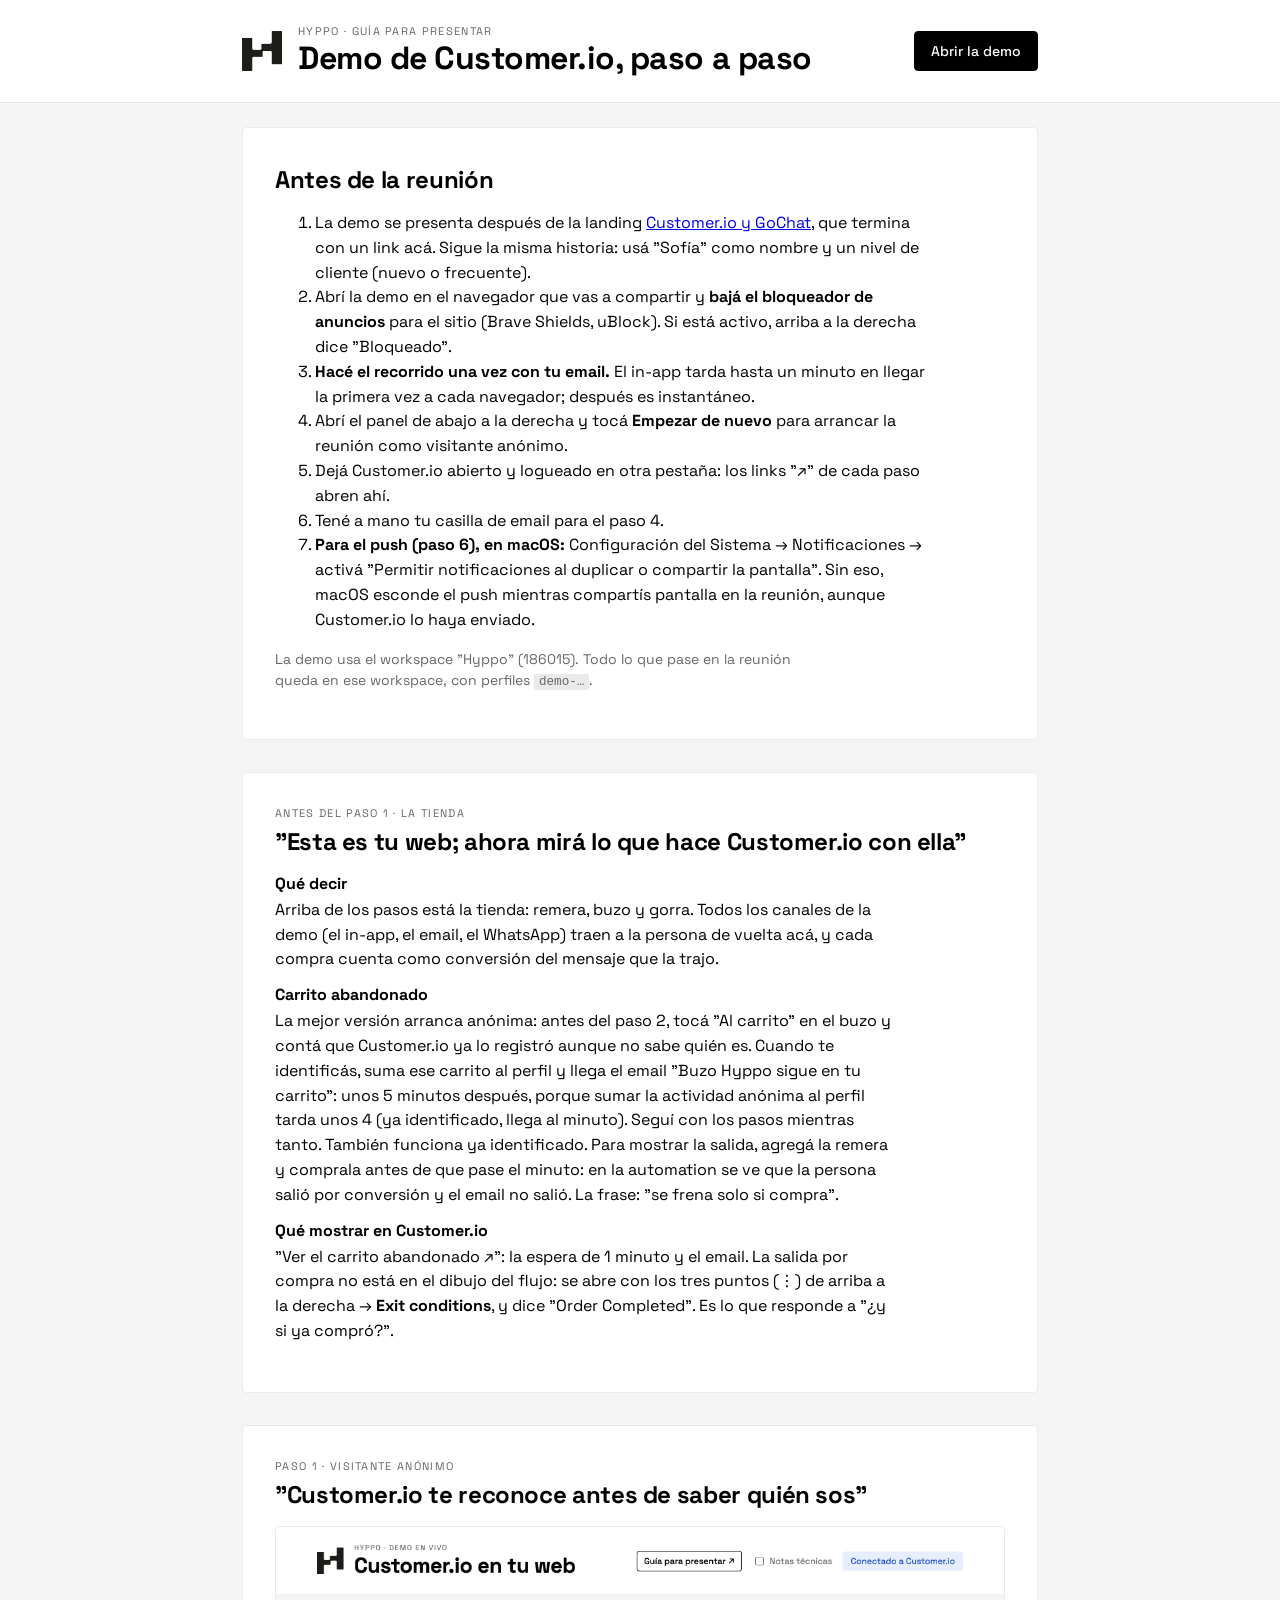
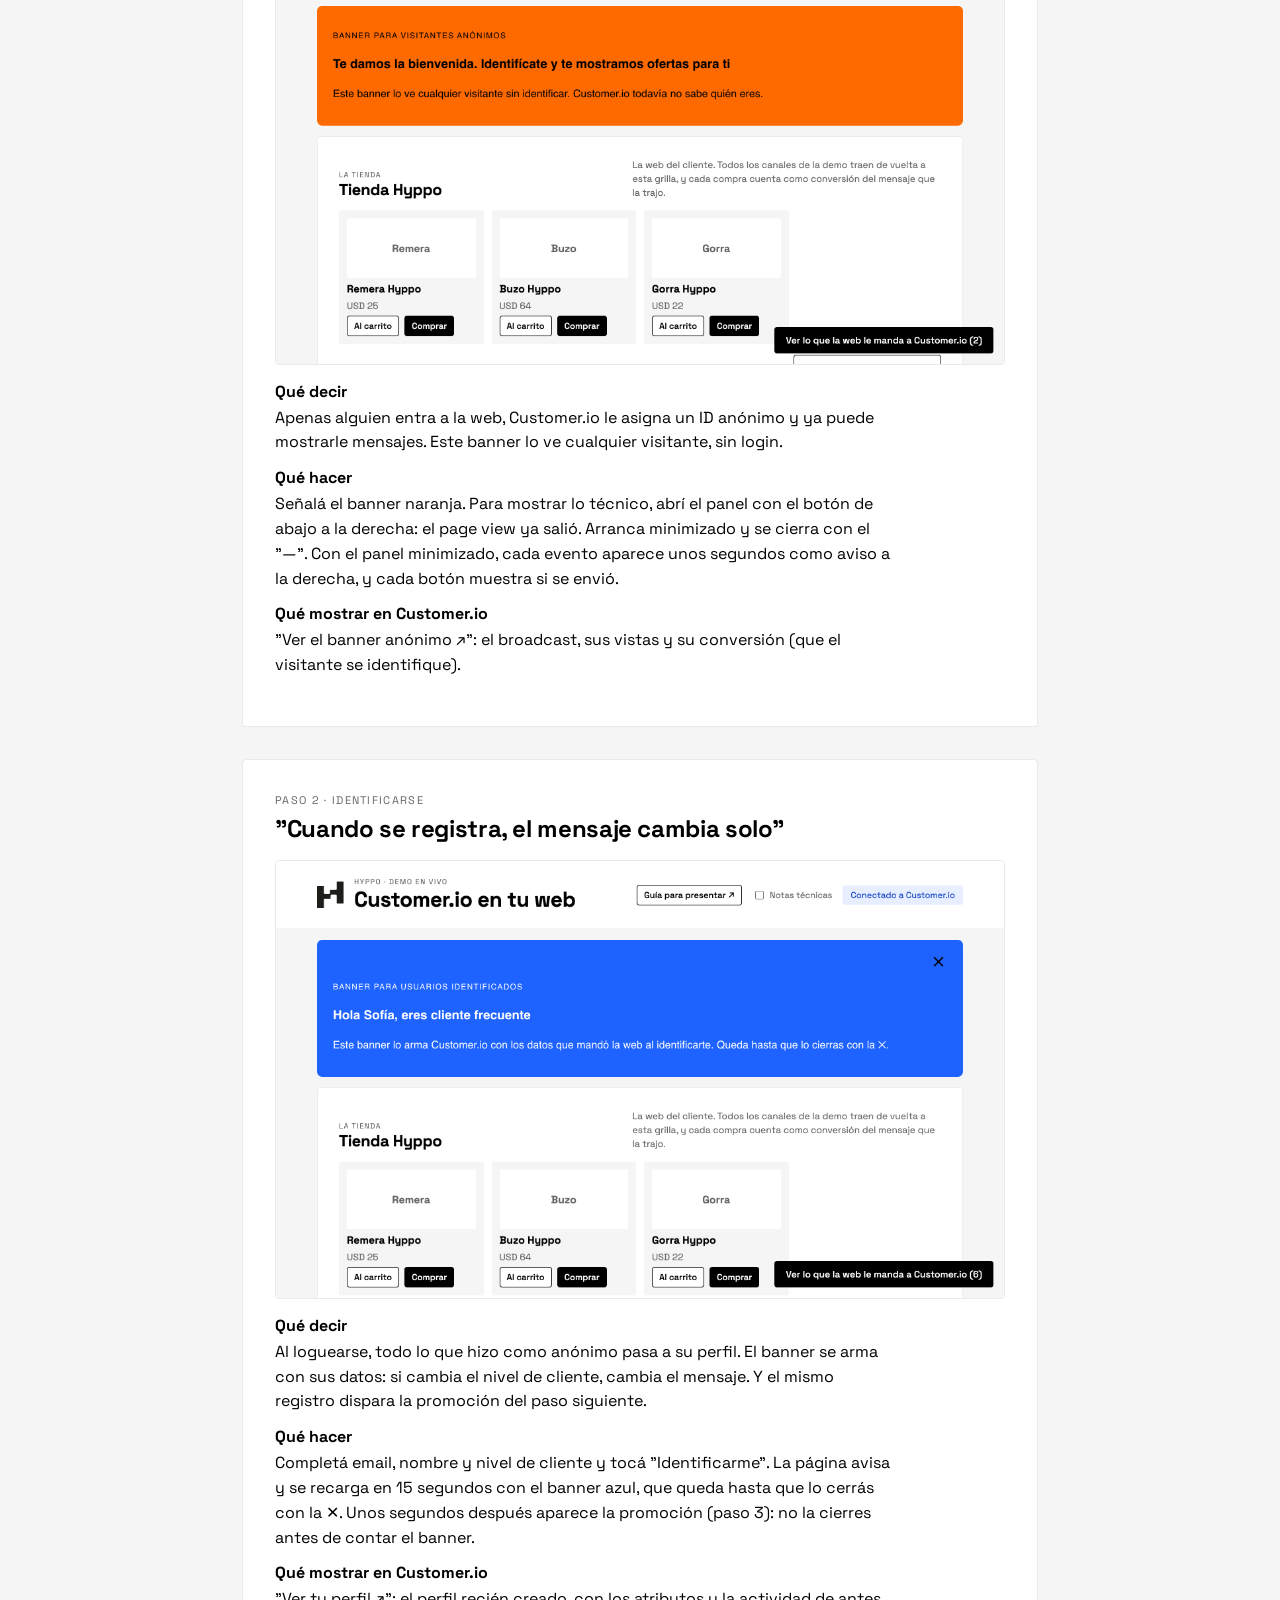
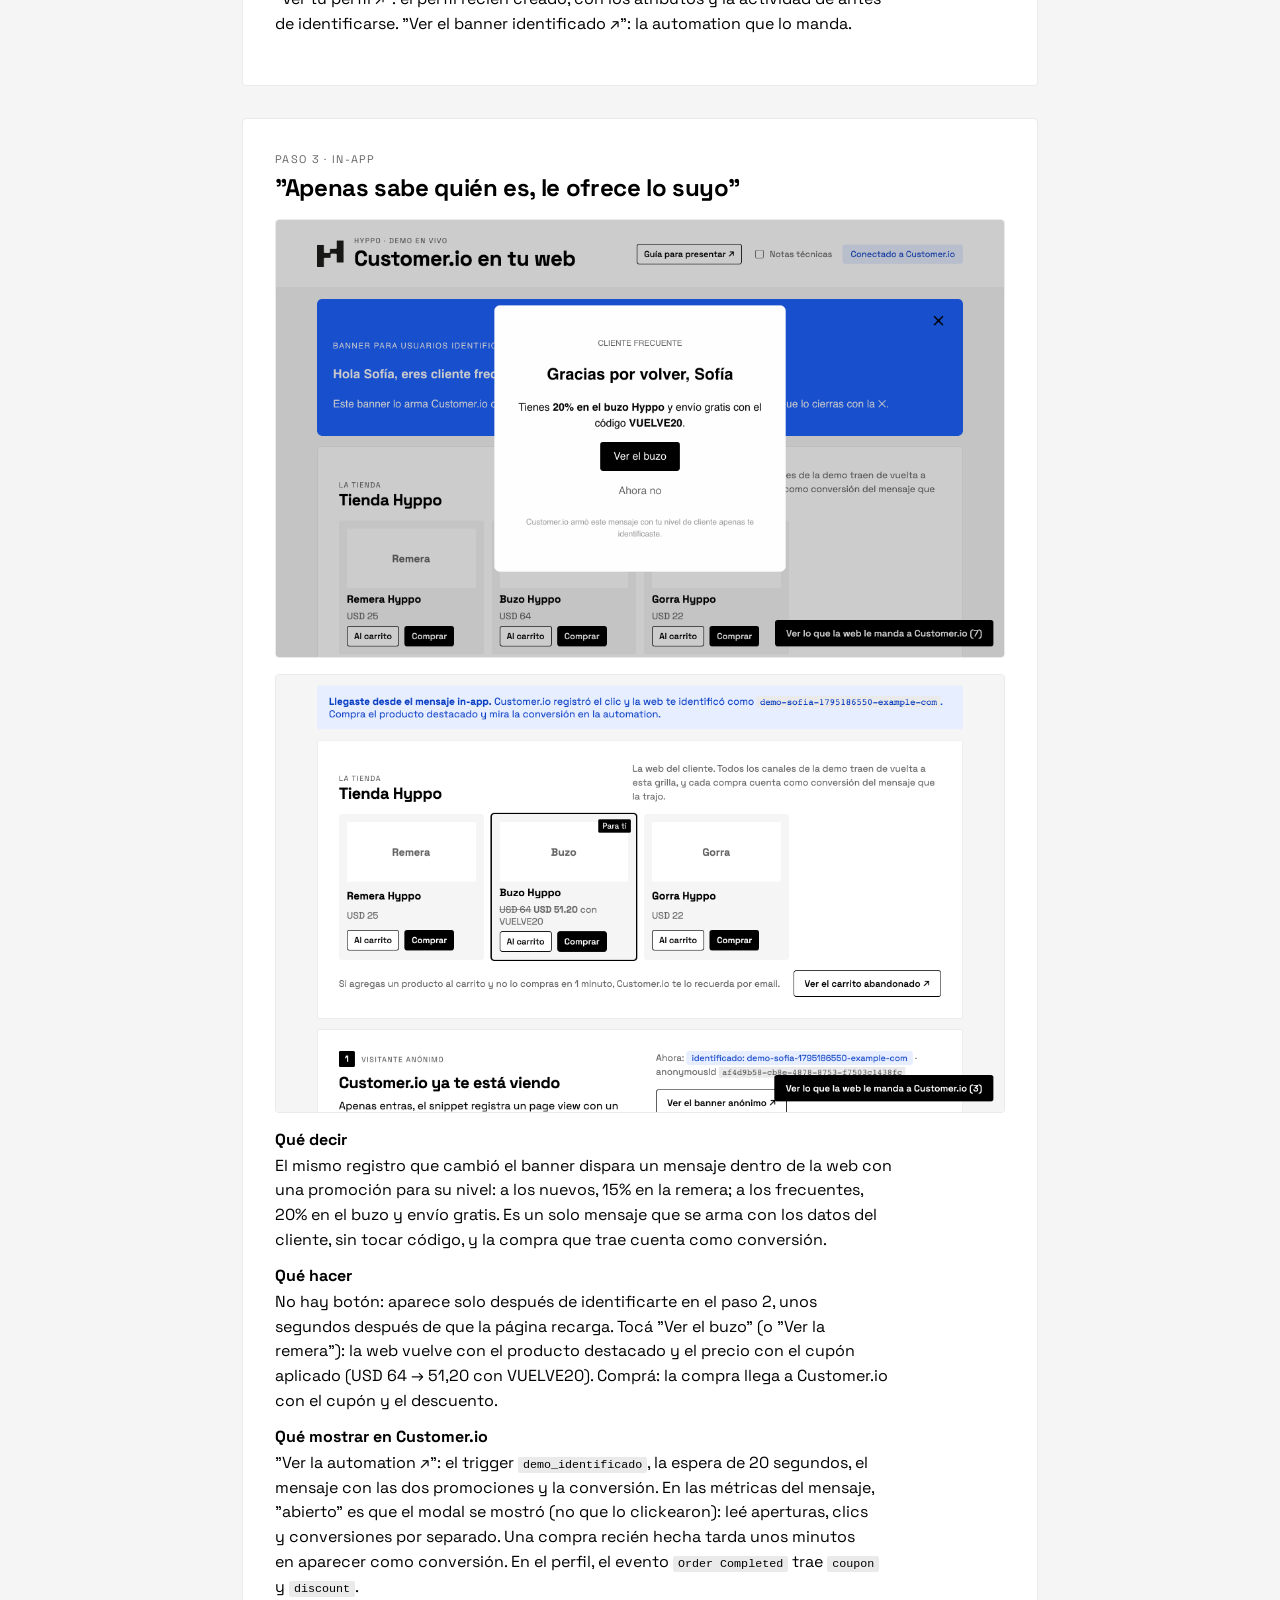
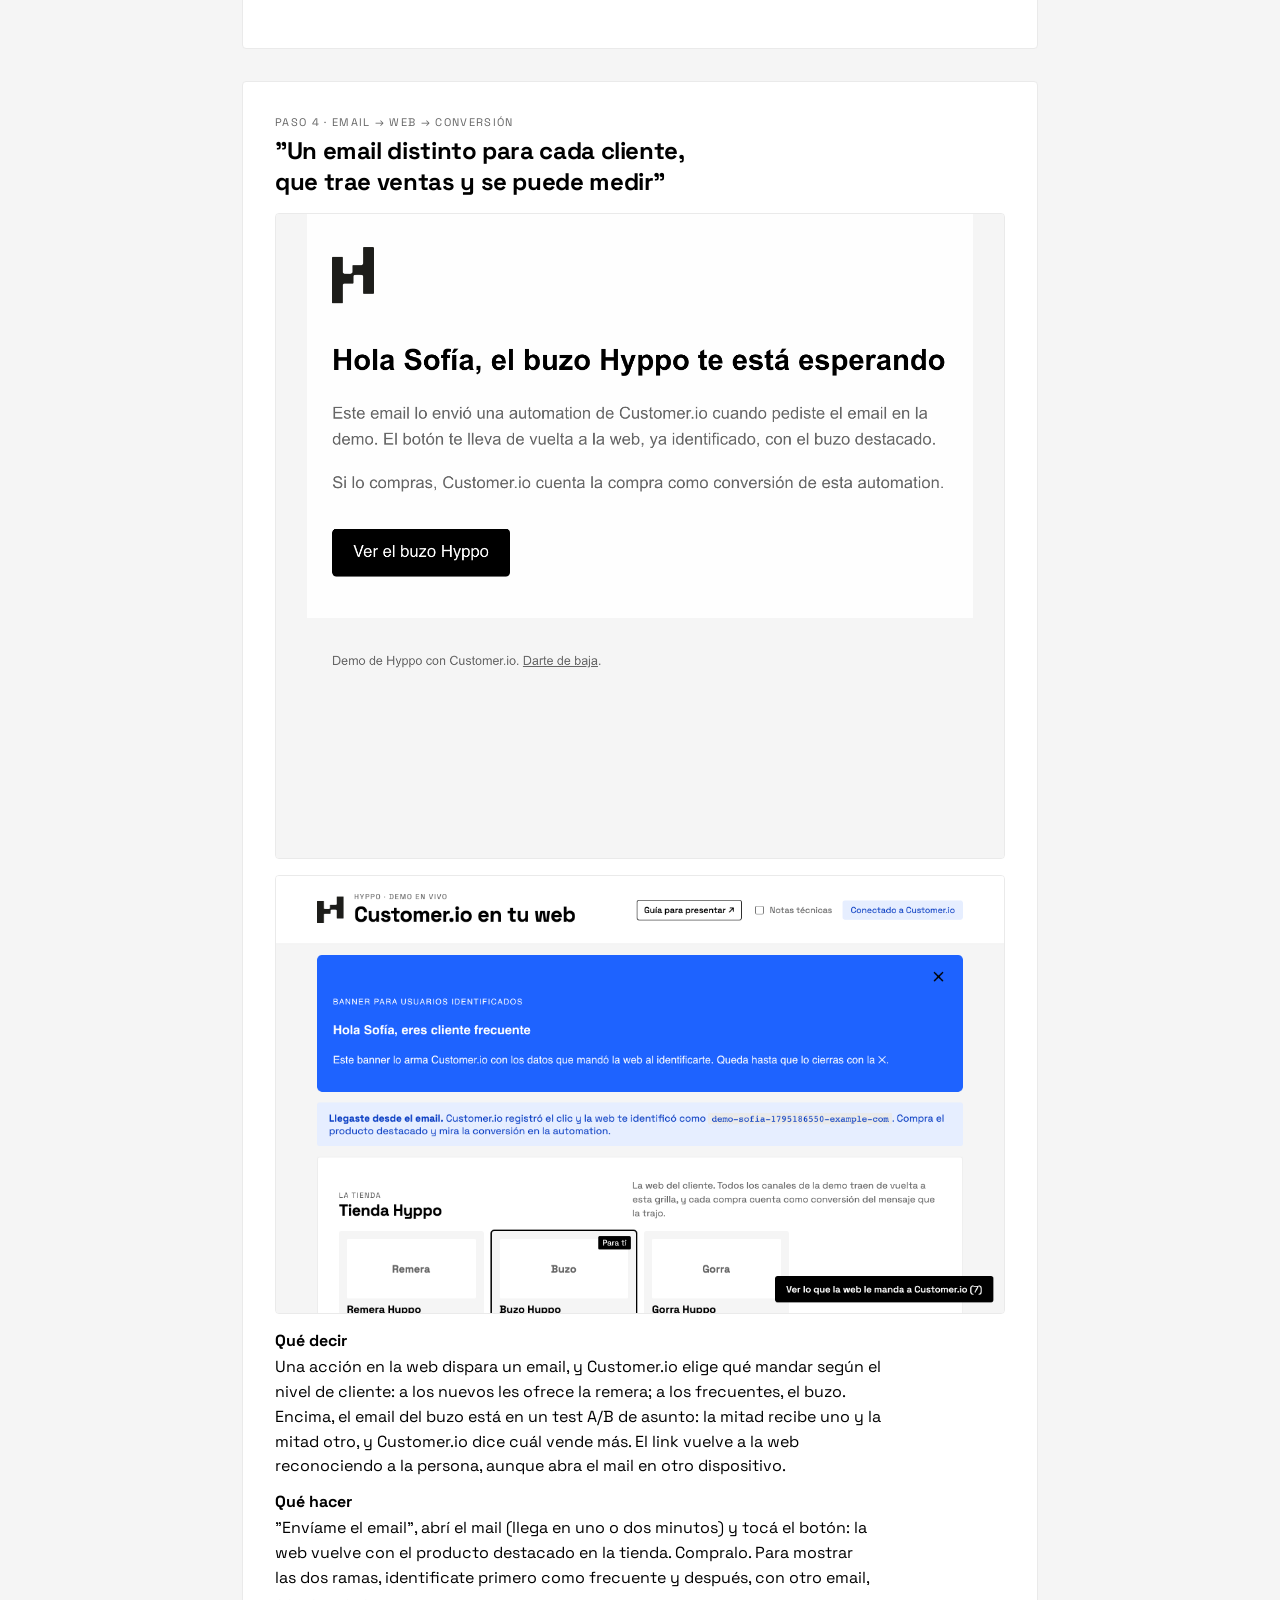
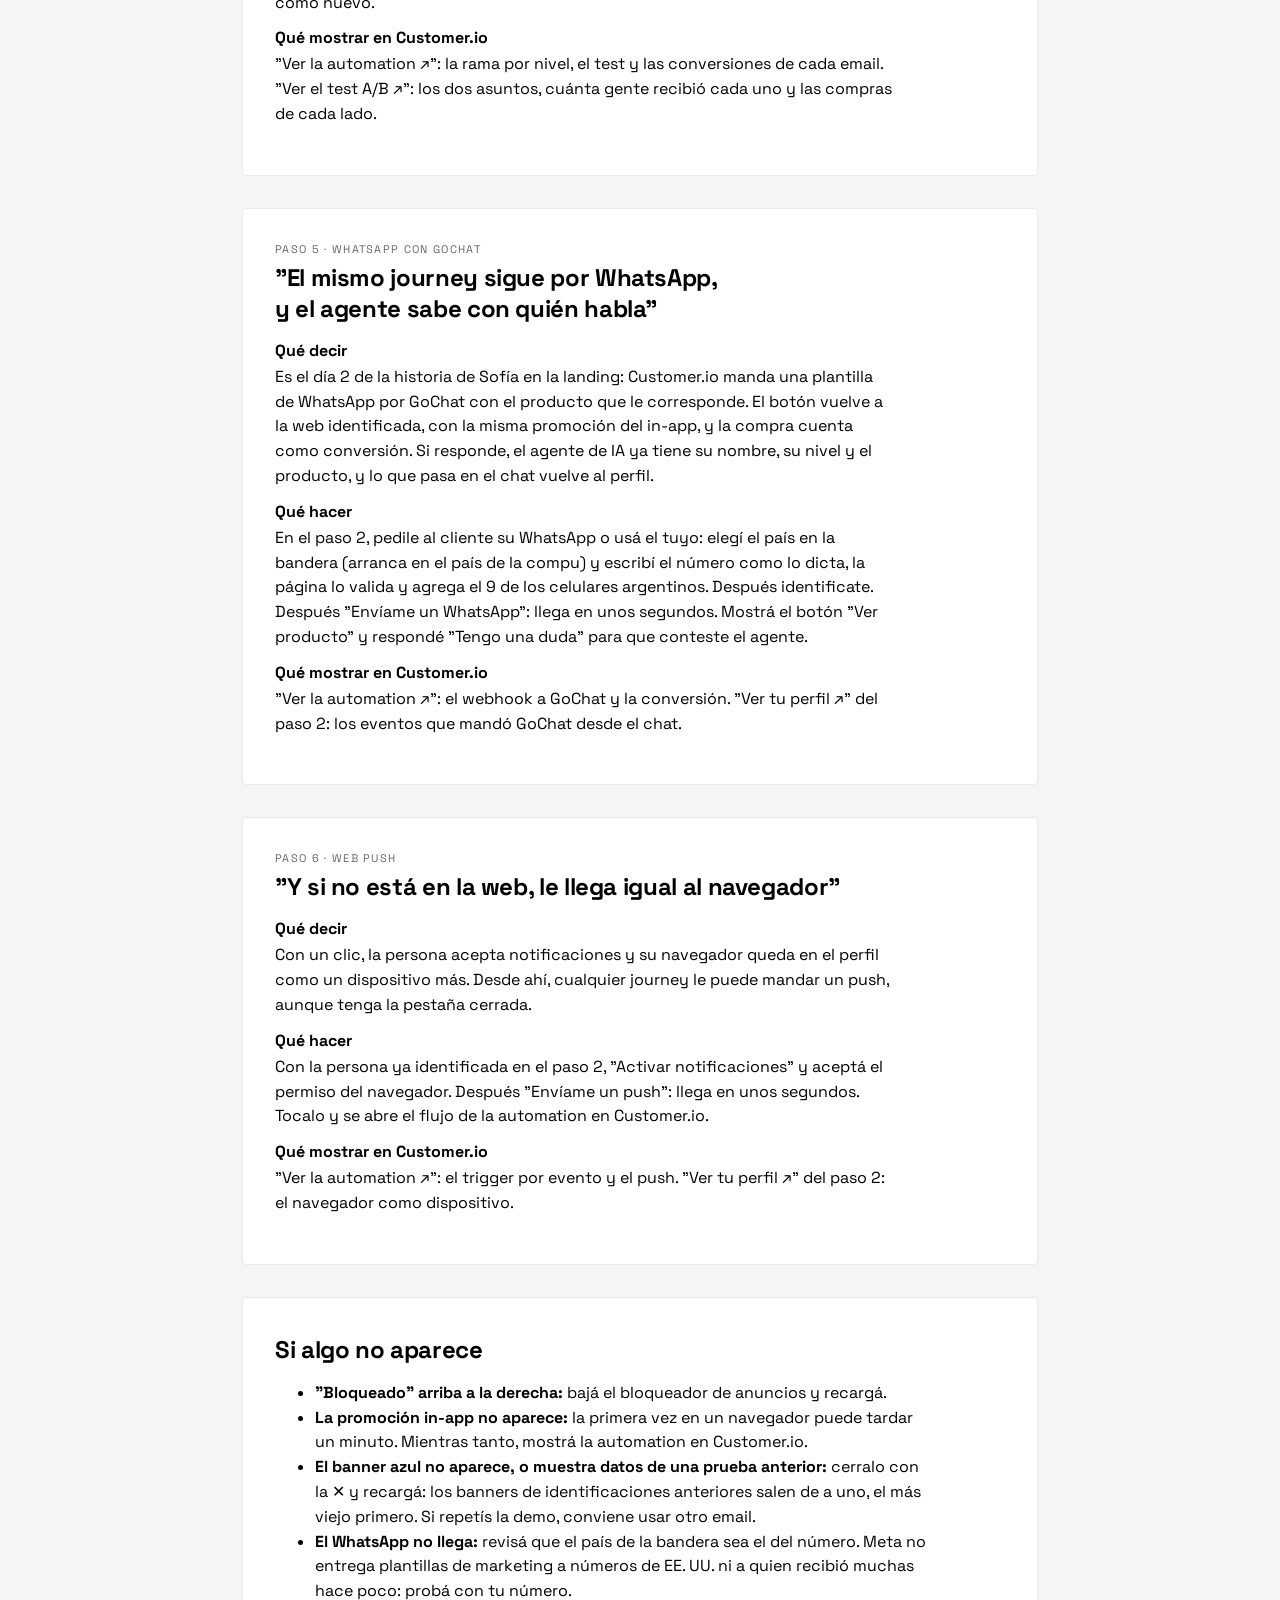
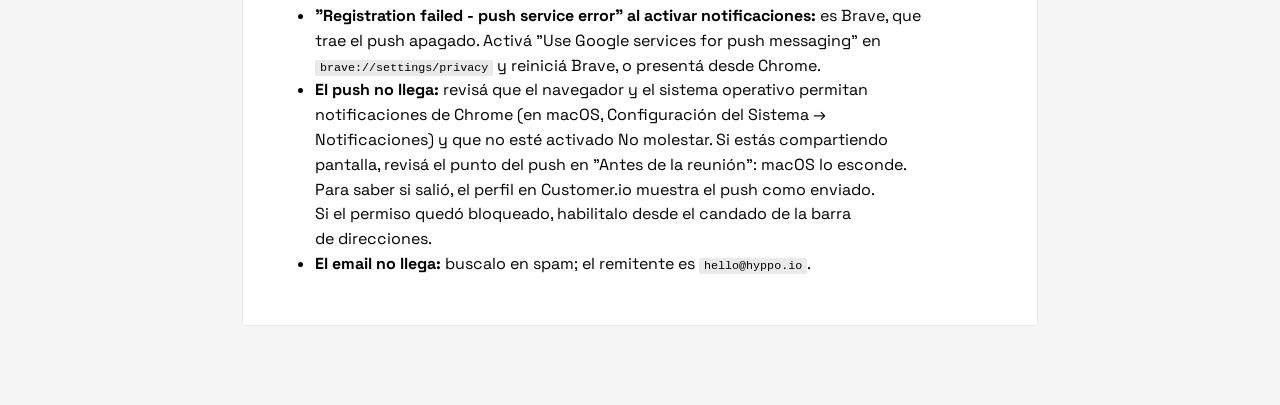
<file: guia.html>
<!doctype html>
<html lang="es">
<head>
  <meta charset="utf-8">
  <meta name="viewport" content="width=device-width, initial-scale=1">
  <title>Hyppo · Guía de la demo Customer.io</title>
  <link rel="icon" href="assets/isotipo.png">
  <link rel="stylesheet" href="https://fonts.googleapis.com/css2?family=Space+Grotesk:wght@400;500;700&display=swap">
  <link rel="stylesheet" href="css/styles.css">
</head>
<body class="guide">
  <header class="top"><div class="wrap">
    <img src="assets/isotipo.png" alt="Hyppo" class="logo">
    <div>
      <p class="caps">Hyppo · Guía para presentar</p>
      <h1>Demo de Customer.io, paso a paso</h1>
    </div>
    <div class="top-right">
      <a class="btn" href="./">Abrir la demo</a>
    </div>
  </div></header>

  <main class="guide-main wrap">
    <section class="card">
      <h2>Antes de la reunión</h2>
      <ol>
        <li>La demo se presenta después de la landing <a href="https://hyppo.io/customer-io-y-gochat/" target="_blank" rel="noopener">Customer.io y GoChat</a>, que termina con un link acá. Sigue la misma historia: usá "Sofía" como nombre y un nivel de cliente (nuevo o frecuente).</li>
        <li>Abrí la demo en el navegador que vas a compartir y <strong>bajá el bloqueador de anuncios</strong> para el sitio (Brave Shields, uBlock). Si está activo, arriba a la derecha dice "Bloqueado".</li>
        <li><strong>Hacé el recorrido una vez con tu email.</strong> El in-app tarda hasta un minuto en llegar la primera vez a cada navegador; después es instantáneo.</li>
        <li>Abrí el panel de abajo a la derecha y tocá <strong>Empezar de nuevo</strong> para arrancar la reunión como visitante anónimo.</li>
        <li>Dejá Customer.io abierto y logueado en otra pestaña: los links "↗" de cada paso abren ahí.</li>
        <li>Tené a mano tu casilla de email para el paso 4.</li>
        <li><strong>Para el push (paso 6), en macOS:</strong> Configuración del Sistema → Notificaciones → activá "Permitir notificaciones al duplicar o compartir la pantalla". Sin eso, macOS esconde el push mientras compartís pantalla en la reunión, aunque Customer.io lo haya enviado.</li>
      </ol>
      <p class="muted">La demo usa el workspace "Hyppo" (186015). Todo lo que pase en la reunión queda en ese workspace, con perfiles <code>demo-…</code>.</p>
    </section>

    <section class="card">
      <p class="caps">Antes del paso 1 · La tienda</p>
      <h2>"Esta es tu web; ahora mirá lo que hace Customer.io con ella"</h2>
      <dl>
        <dt>Qué decir</dt>
        <dd>Arriba de los pasos está la tienda: remera, buzo y gorra. Todos los canales de la demo (el in-app, el email, el WhatsApp) traen a la persona de vuelta acá, y cada compra cuenta como conversión del mensaje que la trajo.</dd>
        <dt>Carrito abandonado</dt>
        <dd>La mejor versión arranca anónima: antes del paso 2, tocá "Al carrito" en el buzo y contá que Customer.io ya lo registró aunque no sabe quién es. Cuando te identificás, suma ese carrito al perfil y llega el email "Buzo Hyppo sigue en tu carrito": unos 5 minutos después, porque sumar la actividad anónima al perfil tarda unos 4 (ya identificado, llega al minuto). Seguí con los pasos mientras tanto. También funciona ya identificado. Para mostrar la salida, agregá la remera y comprala antes de que pase el minuto: en la automation se ve que la persona salió por conversión y el email no salió. La frase: "se frena solo si compra".</dd>
        <dt>Qué mostrar en Customer.io</dt>
        <dd>"Ver el carrito abandonado ↗": la espera de 1 minuto y el email. La salida por compra no está en el dibujo del flujo: se abre con los tres puntos (⋮) de arriba a la derecha → <strong>Exit conditions</strong>, y dice "Order Completed". Es lo que responde a "¿y si ya compró?".</dd>
      </dl>
    </section>

    <section class="card">
      <p class="caps">Paso 1 · Visitante anónimo</p>
      <h2>"Customer.io te reconoce antes de saber quién sos"</h2>
      <figure><img src="assets/guia/1-anonimo.png?v=2" alt="Banner naranja para visitantes anónimos arriba de la demo"></figure>
      <dl>
        <dt>Qué decir</dt>
        <dd>Apenas alguien entra a la web, Customer.io le asigna un ID anónimo y ya puede mostrarle mensajes. Este banner lo ve cualquier visitante, sin login.</dd>
        <dt>Qué hacer</dt>
        <dd>Señalá el banner naranja. Para mostrar lo técnico, abrí el panel con el botón de abajo a la derecha: el page view ya salió. Arranca minimizado y se cierra con el "—". Con el panel minimizado, cada evento aparece unos segundos como aviso a la derecha, y cada botón muestra si se envió.</dd>
        <dt>Qué mostrar en Customer.io</dt>
        <dd>"Ver el banner anónimo ↗": el broadcast, sus vistas y su conversión (que el visitante se identifique).</dd>
      </dl>
    </section>

    <section class="card">
      <p class="caps">Paso 2 · Identificarse</p>
      <h2>"Cuando se registra, el mensaje cambia solo"</h2>
      <figure><img src="assets/guia/2-identificado.png?v=2" alt="Banner azul con el nombre y el nivel de cliente de la persona identificada"></figure>
      <dl>
        <dt>Qué decir</dt>
        <dd>Al loguearse, todo lo que hizo como anónimo pasa a su perfil. El banner se arma con sus datos: si cambia el nivel de cliente, cambia el mensaje. Y el mismo registro dispara la promoción del paso siguiente.</dd>
        <dt>Qué hacer</dt>
        <dd>Completá email, nombre y nivel de cliente y tocá "Identificarme". La página avisa y se recarga en 15 segundos con el banner azul, que queda hasta que lo cerrás con la ✕. Unos segundos después aparece la promoción (paso 3): no la cierres antes de contar el banner.</dd>
        <dt>Qué mostrar en Customer.io</dt>
        <dd>"Ver tu perfil ↗": el perfil recién creado, con los atributos y la actividad de antes de identificarse. "Ver el banner identificado ↗": la automation que lo manda.</dd>
      </dl>
    </section>

    <section class="card">
      <p class="caps">Paso 3 · In-app</p>
      <h2>"Apenas sabe quién es, le ofrece lo suyo"</h2>
      <figure><img src="assets/guia/3-inapp.png?v=2" alt="Modal in-app con la promoción para cliente frecuente: 20% en el buzo con el código VUELVE20"></figure>
      <figure><img src="assets/guia/3-landing.png?v=2" alt="La tienda al volver desde el modal, con el buzo destacado y el precio con el cupón aplicado"></figure>
      <dl>
        <dt>Qué decir</dt>
        <dd>El mismo registro que cambió el banner dispara un mensaje dentro de la web con una promoción para su nivel: a los nuevos, 15% en la remera; a los frecuentes, 20% en el buzo y envío gratis. Es un solo mensaje que se arma con los datos del cliente, sin tocar código, y la compra que trae cuenta como conversión.</dd>
        <dt>Qué hacer</dt>
        <dd>No hay botón: aparece solo después de identificarte en el paso 2, unos segundos después de que la página recarga. Tocá "Ver el buzo" (o "Ver la remera"): la web vuelve con el producto destacado y el precio con el cupón aplicado (USD 64 → 51,20 con VUELVE20). Comprá: la compra llega a Customer.io con el cupón y el descuento.</dd>
        <dt>Qué mostrar en Customer.io</dt>
        <dd>"Ver la automation ↗": el trigger <code>demo_identificado</code>, la espera de 20 segundos, el mensaje con las dos promociones y la conversión. En las métricas del mensaje, "abierto" es que el modal se mostró (no que lo clickearon): leé aperturas, clics y conversiones por separado. Una compra recién hecha tarda unos minutos en aparecer como conversión. En el perfil, el evento <code>Order Completed</code> trae <code>coupon</code> y <code>discount</code>.</dd>
      </dl>
    </section>

    <section class="card">
      <p class="caps">Paso 4 · Email → web → conversión</p>
      <h2>"Un email distinto para cada cliente, que trae ventas y se puede medir"</h2>
      <figure><img src="assets/guia/4-email.png?v=2" alt="El email de la demo con el botón Ver el buzo Hyppo"></figure>
      <figure><img src="assets/guia/4-landing.png?v=2" alt="La demo al volver desde el email, con el producto destacado"></figure>
      <dl>
        <dt>Qué decir</dt>
        <dd>Una acción en la web dispara un email, y Customer.io elige qué mandar según el nivel de cliente: a los nuevos les ofrece la remera; a los frecuentes, el buzo. Encima, el email del buzo está en un test A/B de asunto: la mitad recibe uno y la mitad otro, y Customer.io dice cuál vende más. El link vuelve a la web reconociendo a la persona, aunque abra el mail en otro dispositivo.</dd>
        <dt>Qué hacer</dt>
        <dd>"Envíame el email", abrí el mail (llega en uno o dos minutos) y tocá el botón: la web vuelve con el producto destacado en la tienda. Compralo. Para mostrar las dos ramas, identificate primero como frecuente y después, con otro email, como nuevo.</dd>
        <dt>Qué mostrar en Customer.io</dt>
        <dd>"Ver la automation ↗": la rama por nivel, el test y las conversiones de cada email. "Ver el test A/B ↗": los dos asuntos, cuánta gente recibió cada uno y las compras de cada lado.</dd>
      </dl>
    </section>

    <section class="card">
      <p class="caps">Paso 5 · WhatsApp con GoChat</p>
      <h2>"El mismo journey sigue por WhatsApp, y el agente sabe con quién habla"</h2>
      <dl>
        <dt>Qué decir</dt>
        <dd>Es el día 2 de la historia de Sofía en la landing: Customer.io manda una plantilla de WhatsApp por GoChat con el producto que le corresponde. El botón vuelve a la web identificada, con la misma promoción del in-app, y la compra cuenta como conversión. Si responde, el agente de IA ya tiene su nombre, su nivel y el producto, y lo que pasa en el chat vuelve al perfil.</dd>
        <dt>Qué hacer</dt>
        <dd>En el paso 2, pedile al cliente su WhatsApp o usá el tuyo: elegí el país en la bandera (arranca en el país de la compu) y escribí el número como lo dicta, la página lo valida y agrega el 9 de los celulares argentinos. Después identificate. Después "Envíame un WhatsApp": llega en unos segundos. Mostrá el botón "Ver producto" y respondé "Tengo una duda" para que conteste el agente.</dd>
        <dt>Qué mostrar en Customer.io</dt>
        <dd>"Ver la automation ↗": el webhook a GoChat y la conversión. "Ver tu perfil ↗" del paso 2: los eventos que mandó GoChat desde el chat.</dd>
      </dl>
    </section>

    <section class="card">
      <p class="caps">Paso 6 · Web push</p>
      <h2>"Y si no está en la web, le llega igual al navegador"</h2>
      <dl>
        <dt>Qué decir</dt>
        <dd>Con un clic, la persona acepta notificaciones y su navegador queda en el perfil como un dispositivo más. Desde ahí, cualquier journey le puede mandar un push, aunque tenga la pestaña cerrada.</dd>
        <dt>Qué hacer</dt>
        <dd>Con la persona ya identificada en el paso 2, "Activar notificaciones" y aceptá el permiso del navegador. Después "Envíame un push": llega en unos segundos. Tocalo y se abre el flujo de la automation en Customer.io.</dd>
        <dt>Qué mostrar en Customer.io</dt>
        <dd>"Ver la automation ↗": el trigger por evento y el push. "Ver tu perfil ↗" del paso 2: el navegador como dispositivo.</dd>
      </dl>
    </section>

    <section class="card">
      <h2>Si algo no aparece</h2>
      <ul>
        <li><strong>"Bloqueado" arriba a la derecha:</strong> bajá el bloqueador de anuncios y recargá.</li>
        <li><strong>La promoción in-app no aparece:</strong> la primera vez en un navegador puede tardar un minuto. Mientras tanto, mostrá la automation en Customer.io.</li>
        <li><strong>El banner azul no aparece, o muestra datos de una prueba anterior:</strong> cerralo con la ✕ y recargá: los banners de identificaciones anteriores salen de a uno, el más viejo primero. Si repetís la demo, conviene usar otro email.</li>
        <li><strong>El WhatsApp no llega:</strong> revisá que el país de la bandera sea el del número. Meta no entrega plantillas de marketing a números de EE. UU. ni a quien recibió muchas hace poco: probá con tu número.</li>
        <li><strong>"Registration failed - push service error" al activar notificaciones:</strong> es Brave, que trae el push apagado. Activá "Use Google services for push messaging" en <code>brave://settings/privacy</code> y reiniciá Brave, o presentá desde Chrome.</li>
        <li><strong>El push no llega:</strong> revisá que el navegador y el sistema operativo permitan notificaciones de Chrome (en macOS, Configuración del Sistema → Notificaciones) y que no esté activado No molestar. Si estás compartiendo pantalla, revisá el punto del push en "Antes de la reunión": macOS lo esconde. Para saber si salió, el perfil en Customer.io muestra el push como enviado. Si el permiso quedó bloqueado, habilitalo desde el candado de la barra de direcciones.</li>
        <li><strong>El email no llega:</strong> buscalo en spam; el remitente es <code>hello@hyppo.io</code>.</li>
      </ul>
    </section>
  </main>
</body>
</html>
</file>
<file: css/styles.css>
:root {
  --black: #000; --white: #fff; --blue: #1E63FF; --red: #E53935;
  --grey-05: #F5F5F5; --grey-10: #EAEAEA; --grey-40: #9A9A9A; --grey-60: #666;
  --font: "Space Grotesk", system-ui, -apple-system, "Segoe UI", Roboto, sans-serif;
  --w: 1040px;   /* un solo ancho para header, banner y pasos */
  --gap: 16px;   /* escala de espacios: 8 / 16 / 24 / 32 */
}
* { box-sizing: border-box; }
[hidden] { display: none !important; }
body { margin: 0; font-family: var(--font); color: var(--black); background: var(--grey-05); padding-right: 380px; }
code { font-size: 0.9em; background: var(--grey-10); padding: 1px 5px; border-radius: 2px; }
h1, h2 { margin: 0; letter-spacing: -0.015em; text-wrap: balance; }
h1 { font-size: 32px; }
h2 { font-size: 24px; }
.caps { text-transform: uppercase; letter-spacing: 0.12em; font-size: 11px; color: var(--grey-60); margin: 0; }
.muted { color: var(--grey-60); font-size: 14px; }
p:empty { display: none; }

/* Contenedor común: todo comparte el mismo ancho y los mismos bordes. */
.wrap { max-width: var(--w); margin-inline: auto; padding-inline: 32px; }

.top { background: var(--white); border-bottom: 1px solid var(--grey-10); }
.top .wrap { display: flex; align-items: center; gap: var(--gap); padding-block: 24px; }
.logo { width: 40px; height: 40px; }
.top-right { margin-left: auto; display: flex; align-items: center; gap: var(--gap); }
.switch { display: flex; align-items: center; gap: 6px; font-size: 13px; color: var(--grey-60); cursor: pointer; }
.status { font-size: 13px; padding: 6px 12px; border-radius: 4px; background: var(--grey-10); }
/* El azul es solo para estados: conectado, identificado, llegaste desde el email. */
.status.ok { background: #E6EEFF; color: #0B3FC4; }
.status.err { background: #FDECEA; color: var(--red); }

.banner-wrap { padding-top: var(--gap); }
#cio-banner:not(:empty) + .banner-hint { display: none; }
.banner-hint { border: 1px dashed var(--grey-40); border-radius: 4px; padding: var(--gap); margin: 0; background: var(--white); text-align: center; }
.callout { margin-top: var(--gap); padding: 14px 18px; border-radius: 4px; background: #E6EEFF; color: #0B3FC4; font-size: 15px; }

/* Los pasos: una columna; cada paso es una fila con la explicación a la izquierda y la acción a la derecha. */
main { display: grid; gap: var(--gap); padding-block: var(--gap) 96px; container-type: inline-size; }
.card { background: var(--white); border: 1px solid var(--grey-10); border-radius: 4px; padding: 32px; }
.step { display: grid; grid-template-columns: minmax(0, 1fr) minmax(0, 1fr); gap: var(--gap) 48px; align-items: start; }
.step-body, .step-action { display: grid; gap: var(--gap); align-content: start; }
.step-body { gap: 8px; }
.step > details { grid-column: 1 / -1; }
.shop { display: grid; gap: var(--gap); }
.shop-head { display: flex; flex-wrap: wrap; gap: 8px 48px; align-items: end; justify-content: space-between; }
.shop-head p.muted { margin: 0; max-width: 52ch; line-height: 1.5; }
.price-old { text-decoration: line-through; }
.cart-row { display: flex; flex-wrap: wrap; gap: 8px 16px; align-items: center; justify-content: space-between; }
.cart-row p { margin: 0; }
.step p { margin: 0; line-height: 1.5; text-wrap: pretty; }
.num { display: inline-grid; place-items: center; width: 24px; height: 24px; margin-right: 10px; background: var(--black); color: var(--white); font-weight: 700; font-size: 13px; letter-spacing: 0; border-radius: 2px; }
.links { display: flex; flex-wrap: wrap; gap: 8px; }
@container (max-width: 760px) { .step { grid-template-columns: 1fr; } }

form { display: grid; gap: 12px; }
label, .field { display: grid; gap: 4px; font-size: 13px; color: var(--grey-60); }
input, select { font: inherit; font-size: 15px; padding: 8px 10px; border: 1px solid var(--grey-10); border-radius: 4px; color: var(--black); }
form button { justify-self: start; }
.field-error { color: var(--red); }
/* intl-tel-input con los colores de la demo, como en hyppo.io (src/styles/phone.css de hyppo_landing). */
.iti { width: 100%; font-family: var(--font); --iti-border-color: var(--grey-10); --iti-hover-color: var(--grey-05); --iti-icon-color: var(--grey-60); }
.iti input { width: 100%; }
.iti__dropdown-content, .iti__search-input { font-family: var(--font); font-size: 14px; }
.iti__dial-code { color: var(--grey-60); }

/* Botones: negro = la acción que dispara algo real; ghost = ver en Customer.io. */
button, a.btn { display: inline-block; font: inherit; font-size: 14px; font-weight: 500; padding: 10px 16px; border: 1px solid var(--black); border-radius: 4px; background: var(--black); color: var(--white); cursor: pointer; text-decoration: none; white-space: nowrap; }
button:hover, a.btn:hover { background: #222; }
button.ghost, a.btn.ghost { background: var(--white); color: var(--black); }
button.ghost:hover, a.btn.ghost:hover { background: var(--grey-05); }
button.small, a.btn.small-btn { padding: 6px 10px; font-size: 13px; }
button:disabled { opacity: 0.4; cursor: not-allowed; }
/* Estado de cada clic (lo maneja send() en app.js): enviando → listo ✓, o error. */
button[data-state="busy"] { opacity: 0.6; cursor: progress; }
button[data-state="done"] { background: var(--blue); border-color: var(--blue); color: var(--white); opacity: 1; }
button[data-state="err"] { background: var(--white); border-color: var(--red); color: var(--red); }
button code { background: transparent; color: inherit; }
.row { display: flex; gap: 8px; flex-wrap: wrap; align-items: center; }

.pill { font-size: 13px; padding: 2px 8px; border-radius: 4px; background: var(--grey-10); }
.pill.ok { background: #E6EEFF; color: #0B3FC4; }

.products { display: grid; grid-template-columns: repeat(auto-fill, minmax(180px, 1fr)); gap: 12px; }
.product { position: relative; background: var(--grey-05); border-radius: 4px; padding: 12px; display: grid; gap: 6px; }
.product.highlight { box-shadow: 0 0 0 2px var(--black); }
.thumb { height: 90px; border-radius: 2px; background: var(--white); display: grid; place-items: center; font-weight: 700; color: var(--grey-60); }
.tag { position: absolute; top: 8px; right: 8px; font-size: 12px; padding: 2px 6px; border-radius: 2px; background: var(--black); color: var(--white); }

.notes { display: none; font-size: 14px; border-top: 1px solid var(--grey-10); padding-top: 12px; }
body.show-notes .notes { display: block; }
summary { cursor: pointer; font-weight: 500; }
.notes li { margin: 6px 0; line-height: 1.45; }

/* Panel de eventos: arranca minimizado como una pestaña abajo a la derecha. */
.log { position: fixed; top: 0; right: 0; bottom: 0; width: 380px; background: var(--black); color: var(--white); display: flex; flex-direction: column; }
.log .caps { color: var(--grey-40); margin-right: auto; }
.log-tab { display: none; position: fixed; right: 16px; bottom: 16px; z-index: 10; }
body.log-closed { padding-right: 0; }
body.log-closed .log { display: none; }
body.log-closed .log-tab { display: block; }
.log-tab.pulse { animation: pulse 0.6s ease-out; }
@keyframes pulse { from { box-shadow: 0 0 0 0 rgba(30, 99, 255, 0.6); } to { box-shadow: 0 0 0 12px rgba(30, 99, 255, 0); } }

/* Avisos de eventos con el panel minimizado: arriba de la pestaña, se van solos. */
#toasts { position: fixed; right: 16px; bottom: 64px; z-index: 9; width: min(340px, calc(100vw - 32px)); display: flex; flex-direction: column; gap: 8px; pointer-events: none; }
body:not(.log-closed) #toasts { display: none; }
.toast { display: grid; gap: 2px; padding: 10px 14px; border-radius: 4px; border-left: 3px solid var(--blue); background: var(--black); color: var(--white); font-size: 13px; animation: toast-in 180ms ease-out; transition: opacity 200ms; }
.toast code { background: transparent; color: #8fb2ff; padding: 0; }
.toast span { color: var(--grey-40); }
.toast.err { border-left-color: var(--red); }
.toast.out { opacity: 0; }
@keyframes toast-in { from { opacity: 0; transform: translateX(16px); } }
@media (prefers-reduced-motion: reduce) { .toast, .log-tab.pulse { animation: none; } }
.log-head { display: flex; gap: 8px; align-items: center; padding: 16px; border-bottom: 1px solid #222; }
.log-head button { border-color: #444; background: transparent; color: var(--white); flex-shrink: 0; }
#log { list-style: none; margin: 0; padding: 0 16px; overflow-y: auto; flex: 1; font-size: 12px; }
#log li { padding: 10px 0; border-bottom: 1px solid #1a1a1a; }
#log li.err code { color: #ff8a80; }
#log code { background: transparent; color: #8fb2ff; }
#log pre { margin: 6px 0 0; white-space: pre-wrap; color: var(--grey-40); }
.t { color: var(--grey-40); }

@media (max-width: 900px) {
  body { padding-right: 0; }
  .log { position: static; width: auto; max-height: 50vh; }
  .wrap { padding-inline: 16px; }
  .top .wrap, .top-right { flex-wrap: wrap; }
  .card { padding: 24px; }
}

/* Guía para presentar: la misma estructura, más angosta. */
body.guide { padding-right: 0; --w: 860px; }
.guide-main { padding-block: 24px 64px; }
.guide-main .card { margin-bottom: var(--gap); }
.guide-main h2 { margin: 4px 0 var(--gap); }
.guide-main li, .guide-main dd, .guide-main p { line-height: 1.55; max-width: 62ch; text-wrap: pretty; }
.guide-main figure { margin: var(--gap) 0; }
.guide-main figure img { width: 100%; border: 1px solid var(--grey-10); border-radius: 4px; display: block; }
.guide-main dt { font-weight: 700; margin-top: 12px; }
.guide-main dd { margin: 4px 0 0; }
</file>
